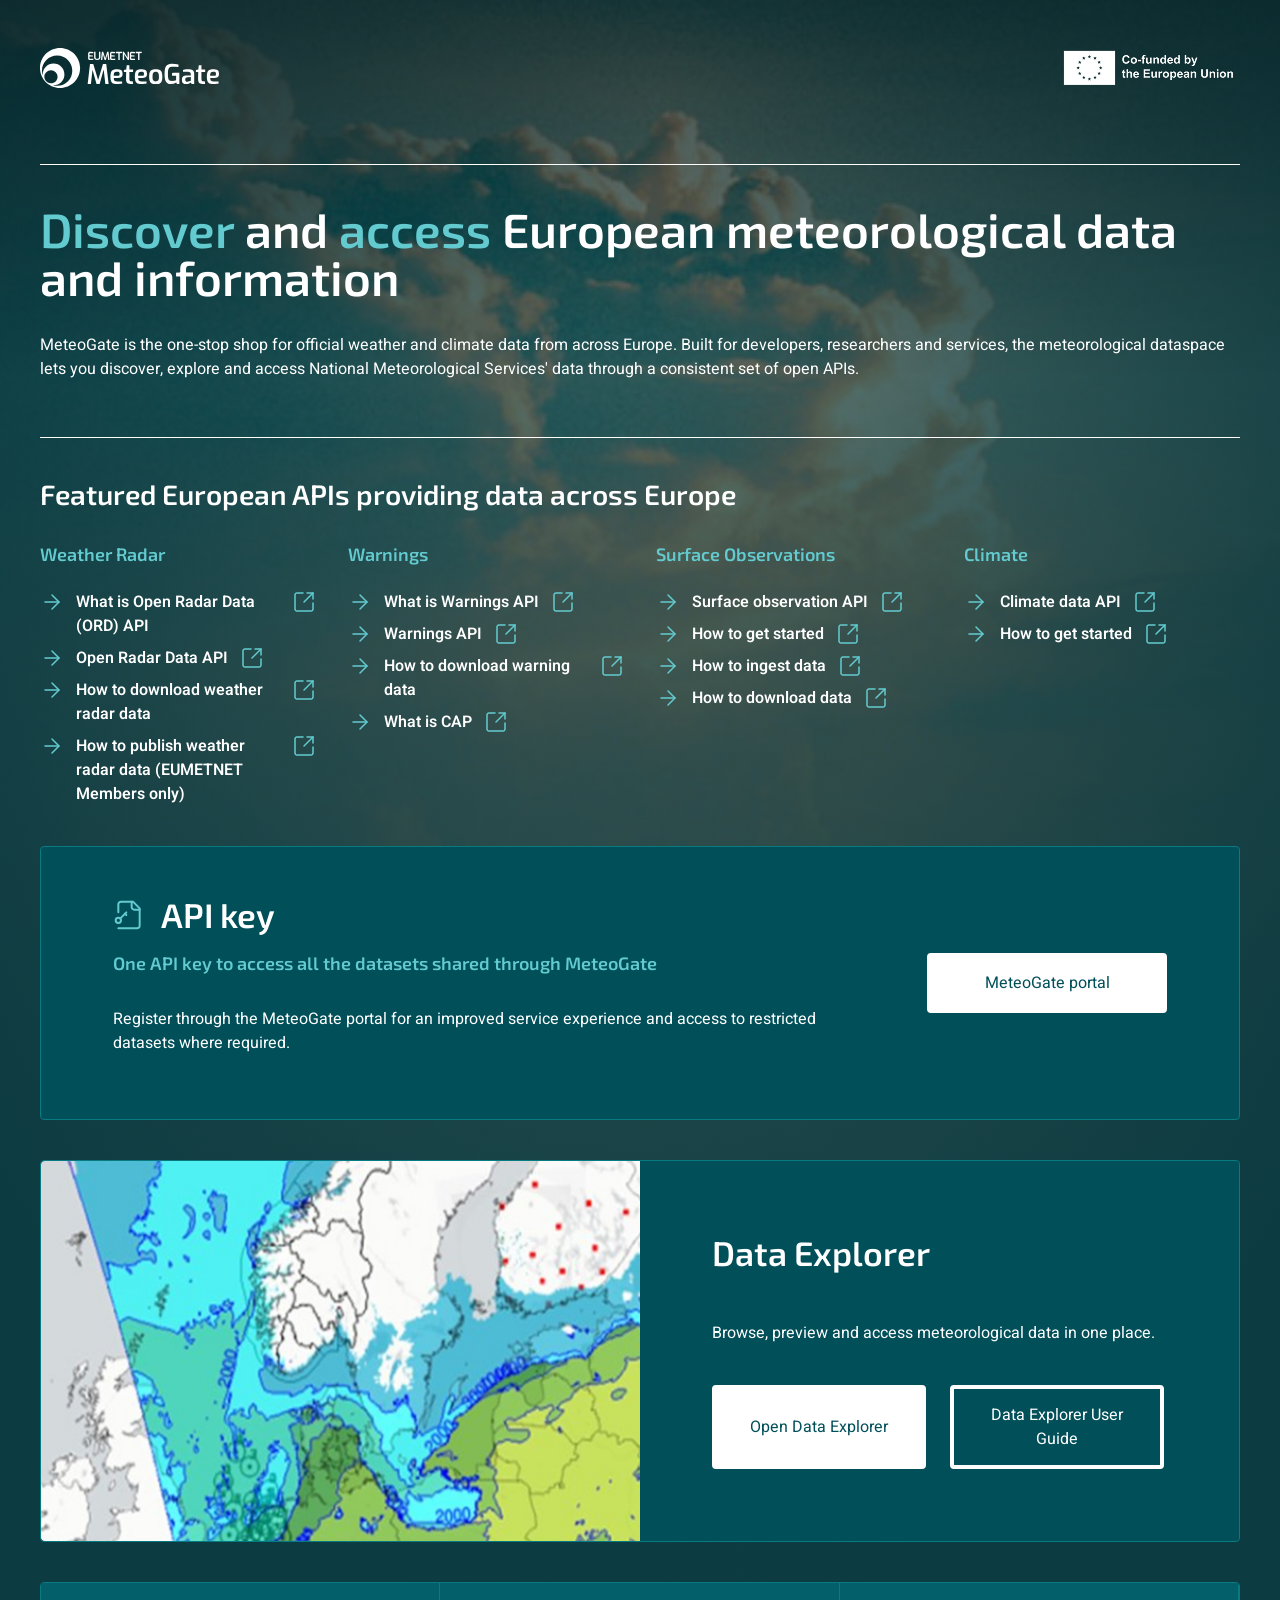
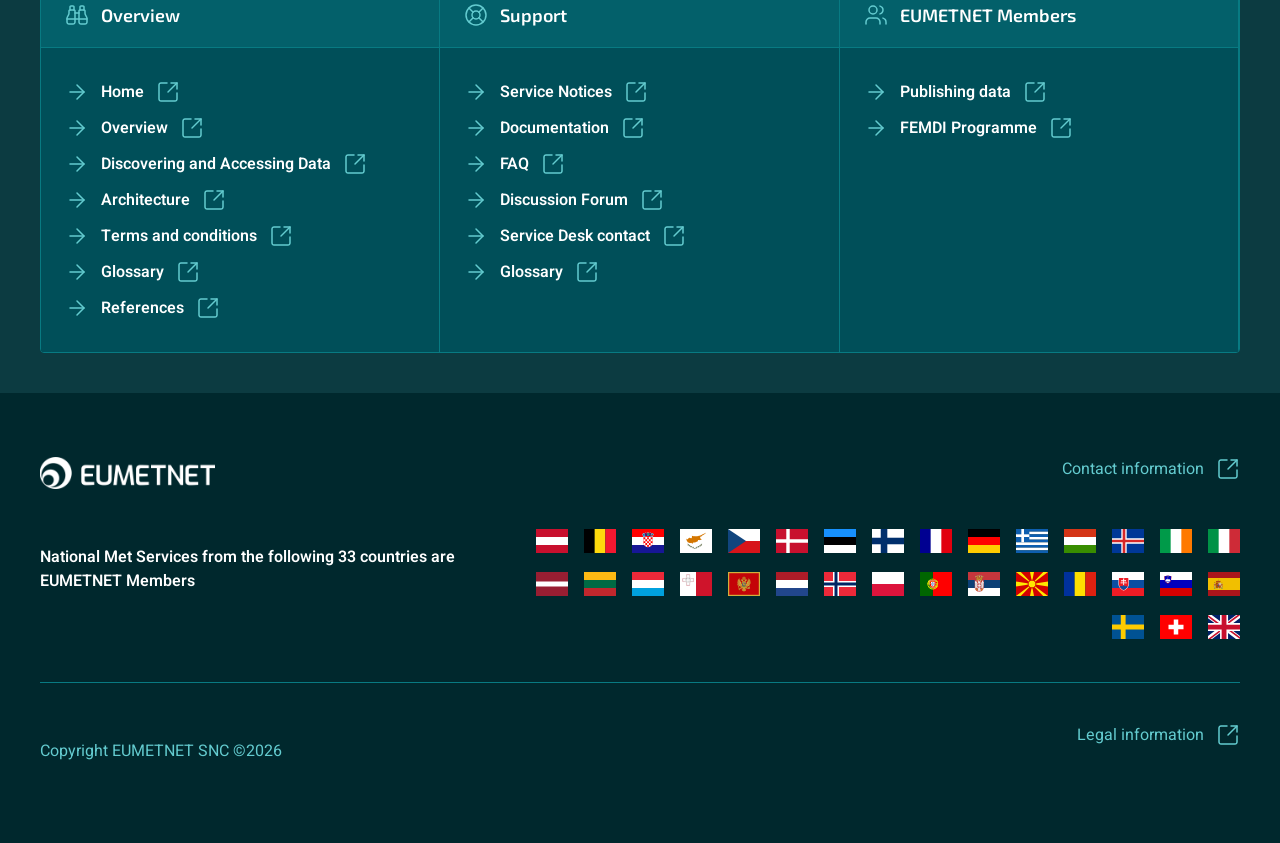
<file: index.html>
<!DOCTYPE html>
<html lang="en">

<head>
  <meta charset="UTF-8">
  <meta name="viewport" content="width=device-width, initial-scale=1.0">
  <title>MeteoGate | Discover &amp; Access European Meteorological Data</title>
  <meta name="description" content="MeteoGate is EUMETNET's gateway to the European meteorological dataspace — discover and access open weather radar, warnings, observations and climate APIs.">
  <meta name="keywords" content="MeteoGate, EUMETNET, dataspace, meteorological dataspace, European weather data, open data, weather API, weather radar, weather warnings, surface observations, climate data">
  <link rel="canonical" href="https://meteogate.eu/">

  <link rel="icon" type="image/png" sizes="32x32" href="icons/eumetnet_32x32.png">
  <link rel="icon" type="image/png" sizes="192x192" href="icons/eumetnet_192x192.png">
  <link rel="apple-touch-icon" sizes="180x180" href="icons/eumetnet_180x180.png">
  <meta name="msapplication-TileImage" content="icons/eumetnet_270x270.png">
  <meta name="msapplication-TileColor" content="#009AA1">
  <meta name="theme-color" content="#009AA1">

  <meta property="og:type" content="website">
  <meta property="og:url" content="https://meteogate.eu/">
  <meta property="og:site_name" content="MeteoGate">
  <meta property="og:title" content="MeteoGate | Discover & Access European Meteorological Data">
  <meta property="og:description" content="MeteoGate is EUMETNET's gateway to the European meteorological dataspace — discover and access open weather radar, warnings, observations and climate APIs.">
  <meta property="og:image" content="https://meteogate.eu/icons/eumetnet_270x270.png">

  <meta name="twitter:card" content="summary">
  <meta name="twitter:title" content="MeteoGate | Discover & Access European Meteorological Data">
  <meta name="twitter:description" content="MeteoGate is EUMETNET's gateway to the European meteorological dataspace — discover and access open weather radar, warnings, observations and climate APIs.">
  <meta name="twitter:image" content="https://meteogate.eu/icons/eumetnet_270x270.png">

  <link rel="stylesheet" href="main.css?v=20261013">
</head>

<body>
  <script type="application/ld+json">
  {
    "@context": "https://schema.org",
    "@graph": [
      {
        "@type": "Organization",
        "@id": "https://meteogate.eu/#organization",
        "name": "EUMETNET",
        "url": "https://www.eumetnet.eu",
        "logo": "https://meteogate.eu/logos/Eumetnet-logo.svg"
      },
      {
        "@type": "WebSite",
        "@id": "https://meteogate.eu/#website",
        "url": "https://meteogate.eu/",
        "name": "MeteoGate",
        "description": "MeteoGate is EUMETNET's gateway to the European meteorological dataspace — discover and access open weather radar, warnings, observations and climate APIs.",
        "publisher": { "@id": "https://meteogate.eu/#organization" },
        "keywords": "dataspace, meteorological dataspace, European weather data, open data, weather API",
        "inLanguage": "en"
      },
      {
        "@type": "Dataset",
        "name": "Open Radar Data (ORD)",
        "description": "European weather radar data API.",
        "url": "https://api.meteogate.eu/eu-eumetnet-weather-radar/",
        "creator": { "@id": "https://meteogate.eu/#organization" },
        "spatialCoverage": "Europe"
      },
      {
        "@type": "Dataset",
        "name": "MeteoAlarm Warnings",
        "description": "European severe weather warnings API, based on the Common Alerting Protocol (CAP).",
        "url": "https://api.meteogate.eu/warnings/",
        "creator": { "@id": "https://meteogate.eu/#organization" },
        "spatialCoverage": "Europe"
      },
      {
        "@type": "Dataset",
        "name": "Surface Observations (E-SOH)",
        "description": "European surface weather observations API.",
        "url": "https://api.meteogate.eu/eu-eumetnet-surface-observations",
        "creator": { "@id": "https://meteogate.eu/#organization" },
        "spatialCoverage": "Europe"
      },
      {
        "@type": "Dataset",
        "name": "Climate Observations",
        "description": "European climate data API.",
        "url": "https://api.meteogate.eu/eu-eumetnet-climate-observations/v1",
        "creator": { "@id": "https://meteogate.eu/#organization" },
        "spatialCoverage": "Europe"
      }
    ]
  }
  </script>
  <div id="main-container">
    <div id="service-bar" style="display:none;">
      <div id="service-bar-content"></div>
    </div>
    <div id="content-wrapper">
      <header style="display:contents">
        <div id="logo-container">
          <div id="logo">
            <img src="logos/Logo-MeteoGate-EUMETNET-(flat).svg" alt="MeteoGate Logo" width="179" height="40">
          </div>
          <div id="cofound-logo">
            <img src="logos/EU-Co-funded-by-the-European-Union.png" alt="Co-funded by the European Union Logo" width="179" height="40">
          </div>
        </div>

        <div id="header-container">
          <h1 class="text-white"><span class="text-sherpa400">Discover</span> and <span class="text-sherpa400">access</span> European meteorological data and information</h1>
          <p class="large text-white">MeteoGate is the one-stop shop for official weather and climate data from across Europe. Built for developers, researchers and services, the meteorological dataspace lets you discover, explore and access National Meteorological Services' data through a consistent set of open APIs.</p>
        </div>
      </header>
      <main style="display:contents">
      <div id="content">
        <h2 class="text-white text-size-28">Featured European APIs providing data across Europe</h2>
        <div class="cards-container">
          <div class="card">
            <h3 class="text-size-18"><span class="text-sherpa400">Weather Radar</span></h3>
            <div class="card-content">
              <a name="Link What is Open Radar Data API" href="https://eumetnet.github.io/openradardata-documentation/" target="_blank">
                <div class="link">
                  <img class="icon" src="icons/arrow-right.svg" alt="Arrow Right Icon" width="24" height="24" />
                  <p class="semibold">What is Open Radar Data (ORD) API</p>
                  <img class="icon" src="icons/newtab.svg" alt="Opens in new tab icon" width="24" height="24">
                </div>
              </a>
             <a name="Link Open Radar Data API" href="https://api.meteogate.eu/eu-eumetnet-weather-radar/docs" target="_blank">
                <div class="link">
                  <img class="icon" src="icons/arrow-right.svg" alt="Arrow Right Icon" width="24" height="24">
                  <p class="semibold">Open Radar Data API</p>
                  <img class="icon" src="icons/newtab.svg" alt="Opens in new tab icon" width="24" height="24">
                </div>
              </a>
              <a name="Link How to download weather radar data" href="https://eumetnet.github.io/openradardata-documentation/2-ORD-API-discovering-and-accessing-data/" target="_blank">
                <div class="link">
                  <img class="icon" src="icons/arrow-right.svg" alt="Arrow Right Icon" width="24" height="24">
                  <p class="semibold">How to download weather radar data</p>
                  <img class="icon" src="icons/newtab.svg" alt="Opens in new tab icon" width="24" height="24">
                </div>
              </a>
              <a name="Link How to publish weather radar data (EUMETNET Members only)" href="https://eumetnet.github.io/openradardata-documentation/3-ORD-API-publishing-data/" target="_blank">
                <div class="link">
                  <img class="icon" src="icons/arrow-right.svg" alt="Arrow Right Icon" width="24" height="24">
                  <p class="semibold">How to publish weather radar data (EUMETNET Members only)</p>
                  <img class="icon" src="icons/newtab.svg" alt="Opens in new tab icon" width="24" height="24">
                </div>
              </a>
            </div>
          </div>
          <div class="card">
            <h3 class="text-size-18"><span class="text-sherpa400">Warnings</span></h3>
            <div class="card-content">
              <a name="Link What is Warnings API" href="https://api.meteogate.eu/warnings/faq" target="_blank">
                <div class="link">
                  <img class="icon" src="icons/arrow-right.svg" alt="Arrow Right Icon" width="24" height="24">
                  <p class="semibold">What is Warnings API</p>
                  <img class="icon" src="icons/newtab.svg" alt="Opens in new tab icon" width="24" height="24">
                </div>
              </a>
              <a name="Link Warnings API" href="https://api.meteogate.eu/warnings/?f=json" target="_blank">
                <div class="link">
                  <img class="icon" src="icons/arrow-right.svg" alt="Arrow Right Icon" width="24" height="24">
                  <p class="semibold">Warnings API</p>
                  <img class="icon" src="icons/newtab.svg" alt="Opens in new tab icon" width="24" height="24">
                </div>
              </a>
              <a name="Link How to download warning data" href="https://api.meteogate.eu/warnings/docs" target="_blank">
                <div class="link">
                  <img class="icon" src="icons/arrow-right.svg" alt="Arrow Right Icon" width="24" height="24">
                  <p class="semibold">How to download warning data</p>
                  <img class="icon" src="icons/newtab.svg" alt="Opens in new tab icon" width="24" height="24">
                </div>
              </a>
              <a name="Link What is CAP" href="https://gitlab.com/meteoalarm-pm-group/documents/-/raw/master/MeteoAlarm_CAP_Profile_v2.0.pdf?inline=true" target="_blank">
                <div class="link">
                  <img class="icon" src="icons/arrow-right.svg" alt="Arrow Right Icon" width="24" height="24">
                  <p class="semibold">What is CAP</p>
                  <img class="icon" src="icons/newtab.svg" alt="Opens in new tab icon" width="24" height="24">
                </div>
              </a>
            </div>
          </div>
          <div class="card">
            <h3 class="text-size-18"><span class="text-sherpa400">Surface Observations</span></h3>
            <div class="card-content">
              <a name="link Surface observation API" href="https://api.meteogate.eu/eu-eumetnet-surface-observations" target="_blank">
                <div class="link">
                  <img class="icon" src="icons/arrow-right.svg" alt="Arrow Right Icon" width="24" height="24">
                  <p class="semibold">Surface observation API</p>
                  <img class="icon" src="icons/newtab.svg" alt="Opens in new tab icon" width="24" height="24">
                </div>
              </a>
              <a name="link Surface Observation API How to get started" href="https://github.com/EUMETNET/e-soh-documentation/wiki/1.-Get-started" target="_blank">
                <div class="link">
                  <img class="icon" src="icons/arrow-right.svg" alt="Arrow Right Icon" width="24" height="24">
                  <p class="semibold">How to get started</p>
                  <img class="icon" src="icons/newtab.svg" alt="Opens in new tab icon" width="24" height="24">
                </div>
              </a>
              <a name="link Surface observation API How to ingest data" href="https://github.com/EUMETNET/e-soh-documentation/wiki/2.-E%E2%80%90SOH-Ingest" target="_blank">
                <div class="link">
                  <img class="icon" src="icons/arrow-right.svg" alt="Arrow Right Icon" width="24" height="24">
                  <p class="semibold">How to ingest data</p>
                  <img class="icon" src="icons/newtab.svg" alt="Opens in new tab icon" width="24" height="24">
                </div>
              </a>
              <a name="link Surface Observation API How to download data" href="https://github.com/EUMETNET/e-soh-documentation/wiki/3.-Retrieve-data-from-API" target="_blank">
                <div class="link">
                  <img class="icon" src="icons/arrow-right.svg" alt="Arrow Right Icon" width="24" height="24">
                  <p class="semibold">How to download data</p>
                  <img class="icon" src="icons/newtab.svg" alt="Opens in new tab icon" width="24" height="24">
                </div>
              </a>
            </div>
          </div>
          <div class="card">
            <h3 class="text-size-18"><span class="text-sherpa400">Climate</span></h3>
            <div class="card-content">
              <a name="link Climate data API" href="https://api.meteogate.eu/eu-eumetnet-climate-observations/v1" target="_blank">
                <div class="link">
                  <img class="icon" src="icons/arrow-right.svg" alt="Arrow Right Icon" width="24" height="24">
                  <p class="semibold">Climate data API</p>
                  <img class="icon" src="icons/newtab.svg" alt="Opens in new tab icon" width="24" height="24">
                </div>
              </a>
              <a name="link Climate data API How to get started" href="https://api.meteogate.eu/eu-eumetnet-climate-observations/v1/docs" target="_blank">
                <div class="link">
                  <img class="icon" src="icons/arrow-right.svg" alt="Arrow Right Icon" width="24" height="24">
                  <p class="semibold">How to get started</p>
                  <img class="icon" src="icons/newtab.svg" alt="Opens in new tab icon" width="24" height="24">
                </div>
              </a>
            </div>
          </div>
        </div>

      </div>
      <section id="api-key-content" aria-labelledby="api-key-heading">
        <div id="api-key-content-text">
          <div class="api-key-title">
            <img src="icons/file-key-2.svg" alt="File Key Icon" width="32" height="32">
            <h2 id="api-key-heading" class="text-white text-size-34">API key</h2>
          </div>
          <h3 class="text-size-18"><span class="text-sherpa400">One API key to access all the datasets shared through MeteoGate</span></h3>
          <p class="large text-white">Register through the MeteoGate portal for an improved service experience and access to restricted datasets where required.</p>
        </div>
        <div id="api-key-buttons-container">
          <a class="primary large" name="Button Open API Key portal" href="https://devportal.meteogate.eu/" target="_blank" rel="noopener">
            MeteoGate portal
          </a>
        </div>
      </section>
      <div id="secondary-content">
        <div id="secondary-content-left">
          <img src="images/data-explorer-placeholder.jpg" alt="Data Explorer Image" width="600" height="358" loading="lazy">
        </div>
        <div id="secondary-content-right">
          <div id="data-explorer-content">
            <h2 class="text-white text-size-34">Data Explorer</h2>
            <div id="data-explorer-content-text">

              <p class="large text-white">Browse, preview and access meteorological data in one place.</p>
              <div id="data-explorer-buttons-container">
                <a class="primary large" name="Button Open Data Explorer" href="https://explorer.meteogate.eu/" target="_blank" rel="noopener">
                  Open Data Explorer
                </a>
                <a class="secondary large" name="Data Explorer User Guide" href="https://github.com/EUMETNET/meteogate-documentation/blob/main/docs/Data%20Explorer%20User%20Guide%20v1.pdf" target="_blank" rel="noopener">
                  Data Explorer User Guide
                </a>
              </div>
            </div>
          </div>
        </div>

      </div>
      </main>
      <nav id="third-content" aria-label="Resources and support">
        <div id="content-row">
          <div class="third-content-box">
            <div class="third-content-box-title">
              <img class="third-content-box-title-icon" src="icons/binoculars.svg" alt="Binoculars Icon" width="24" height="24" loading="lazy">
              <h2 class="text-white text-size-18">Overview</h2>
            </div>
            <div class="third-content-box-content">
              <a name="Link Home" href="https://eumetnet.github.io/meteogate-documentation/" target="_blank">
                <div class="link">
                  <img class="icon" src="icons/arrow-right.svg" alt="Arrow Right Icon" width="24" height="24">
                  <p class="semibold">Home</p>
                  <img class="icon" src="icons/newtab.svg" alt="Opens in new tab icon" width="24" height="24">
                </div>
              </a>
              <a name="Link Overview" href="https://eumetnet.github.io/meteogate-documentation/1-overview/" target="_blank">
                <div class="link">
                  <img class="icon" src="icons/arrow-right.svg" alt="Arrow Right Icon" width="24" height="24">
                  <p class="semibold">Overview</p>
                  <img class="icon" src="icons/newtab.svg" alt="Opens in new tab icon" width="24" height="24">
                </div>
              </a>

              <a name="Link Discovering and Accessing Data" href="https://eumetnet.github.io/meteogate-documentation/2-discovering-and-accessing-data/" target="_blank">
                <div class="link">
                  <img class="icon" src="icons/arrow-right.svg" alt="Arrow Right Icon" width="24" height="24">
                  <p class="semibold">Discovering and Accessing Data</p>
                  <img class="icon" src="icons/newtab.svg" alt="Opens in new tab icon" width="24" height="24">
                </div>
              </a>
              <a name="Link Architecture" href="https://eumetnet.github.io/meteogate-documentation/technical-architecture/" target="_blank">
                <div class="link">
                  <img class="icon" src="icons/arrow-right.svg" alt="Arrow Right Icon" width="24" height="24">
                  <p class="semibold">Architecture</p>
                  <img class="icon" src="icons/newtab.svg" alt="Opens in new tab icon" width="24" height="24">
                </div>
              </a>
              <a name="Link Terms and conditions" href="https://eumetnet.github.io/meteogate-documentation/references/" target="_blank">
                <div class="link">
                  <img class="icon" src="icons/arrow-right.svg" alt="Arrow Right Icon" width="24" height="24">
                  <p class="semibold">Terms and conditions</p>
                  <img class="icon" src="icons/newtab.svg" alt="Opens in new tab icon" width="24" height="24">
                </div>
              </a>
              <a name="Link Glossary" href="https://eumetnet.github.io/meteogate-documentation/glossary/" target="_blank">
                <div class="link">
                  <img class="icon" src="icons/arrow-right.svg" alt="Arrow Right Icon" width="24" height="24">
                  <p class="semibold">Glossary</p>
                  <img class="icon" src="icons/newtab.svg" alt="Opens in new tab icon" width="24" height="24">
                </div>
              </a>
              <a name="Link References" href="https://eumetnet.github.io/meteogate-documentation/references/" target="_blank">
                <div class="link">
                  <img class="icon" src="icons/arrow-right.svg" alt="Arrow Right Icon" width="24" height="24">
                  <p class="semibold">References</p>
                  <img class="icon" src="icons/newtab.svg" alt="Opens in new tab icon" width="24" height="24">
                </div>
              </a>
            </div>

          </div>
          <div class="third-content-box">
            <div class="third-content-box-title">
              <img class="third-content-box-title-icon" src="icons/life-buoy.svg" alt="Life Buoy Icon" width="24" height="24" loading="lazy">
              <h2 class="text-white text-size-18">Support</h2>
            </div>
            <div class="third-content-box-content">
              <a name="Link Service Notices" href="https://github.com/orgs/Meteogate/discussions/categories/announcements" target="_blank">
                <div class="link">
                  <img class="icon" src="icons/arrow-right.svg" alt="Arrow Right Icon" width="24" height="24">
                  <p class="semibold">Service Notices</p>
                  <img class="icon" src="icons/newtab.svg" alt="Opens in new tab icon" width="24" height="24">
                </div>
              </a>
              <a name="Link Documentation" href="https://eumetnet.github.io/meteogate-documentation/" target="_blank">
                <div class="link">
                  <img class="icon" src="icons/arrow-right.svg" alt="Arrow Right Icon" width="24" height="24">
                  <p class="semibold">Documentation</p>
                  <img class="icon" src="icons/newtab.svg" alt="Opens in new tab icon" width="24" height="24">
                </div>
              </a>
              <a name="Link FAQ" href="faq/">
                <div class="link">
                  <img class="icon" src="icons/arrow-right.svg" alt="Arrow Right Icon" width="24" height="24">
                  <p class="semibold">FAQ</p>
                  <img class="icon" src="icons/newtab.svg" alt="Opens in new tab icon" width="24" height="24">
                </div>
              </a>
              <a name="Link Discussion Forum" href="https://github.com/orgs/Meteogate/discussions" target="_blank">
                <div class="link">
                  <img class="icon" src="icons/arrow-right.svg" alt="Arrow Right Icon" width="24" height="24">
                  <p class="semibold">Discussion Forum</p>
                  <img class="icon" src="icons/newtab.svg" alt="Opens in new tab icon" width="24" height="24">
                </div>
              </a>
              <a name="Link Service Desk" href="https://ilmatieteenlaitos.atlassian.net/jira/core/form/83953b5d-a13d-4a66-bb40-7fdfd1a1f2a4" target="_blank">
                <div class="link">
                  <img class="icon" src="icons/arrow-right.svg" alt="Arrow Right Icon" width="24" height="24">
                  <p class="semibold">Service Desk contact</p>
                  <img class="icon" src="icons/newtab.svg" alt="Opens in new tab icon" width="24" height="24">
                </div>
              </a>
              <a name="Link Glossary" href="https://eumetnet.github.io/meteogate-documentation/glossary/" target="_blank">
                <div class="link">
                  <img class="icon" src="icons/arrow-right.svg" alt="Arrow Right Icon" width="24" height="24">
                  <p class="semibold">Glossary</p>
                  <img class="icon" src="icons/newtab.svg" alt="Opens in new tab icon" width="24" height="24">
                </div>
              </a>
            </div>

          </div>
          <div class="third-content-box">
            <div class="third-content-box-title">
              <img class="third-content-box-title-icon" src="icons/users.svg" alt="Users Icon" width="24" height="24" loading="lazy">
              <h2 class="text-white text-size-18">EUMETNET Members</h2>
            </div>
            <div class="third-content-box-content">
              <a name="Link Publishing data" href="https://eumetnet.github.io/meteogate-documentation/3-publishing-data/" target="_blank">
                <div class="link">
                  <img class="icon" src="icons/arrow-right.svg" alt="Arrow Right Icon" width="24" height="24">
                  <p class="semibold">Publishing data</p>
                  <img class="icon" src="icons/newtab.svg" alt="Opens in new tab icon" width="24" height="24">
                </div>
              </a>
              <a name="Link FEMDI Programme" href="https://tlnt19059.sharepoint.com/sites/FEMDI/FEMDI Communications/Forms/AllItems.aspx" target="_blank">
                <div class="link">
                  <img class="icon" src="icons/arrow-right.svg" alt="Arrow Right Icon" width="24" height="24">
                  <p class="semibold">FEMDI Programme</p>
                  <img class="icon" src="icons/newtab.svg" alt="Opens in new tab icon" width="24" height="24">
                </div>
              </a>
            </div>
          </div>
        </div>
      </nav>

    </div>
    <footer id="footer-container">
      <div id="footer-content">
        <div class="footer-row">
          <img id="footer-logo" src="logos/Eumetnet-logo.svg" alt="EUMETNET Logo" width="219" height="40" loading="lazy">
          <a name="Link Contact information" href="https://www.eumetnet.eu" target="_blank">
            <div class="link">
              <p class="text-sherpa400">Contact information</p>
              <img class="icon" src="icons/newtab.svg" alt="Opens in new tab icon" width="24" height="24">
            </div>
          </a>
        </div>
        <div class="footer-row">
          <div id="footer-content-text">
            <p class="text-white semibold">National Met Services from the following 33 countries are EUMETNET Members
            </p>
          </div>
          <div id="flags-container">
            <a name="Link Austria" class="flag" href="https://geosphere.at/en" target="_blank">
              <img class="flag-icon" src="icons/flags/Austria (AT).svg" alt="Austria Flag" width="32" height="24" loading="lazy">
            </a>
            <a name="Link Belgium" class="flag" href="https://www.meteo.be/en/belgium" target="_blank">
              <img class="flag-icon" src="icons/flags/Belgium (BE).svg" alt="Belgium Flag" width="32" height="24" loading="lazy">
            </a>
            <a name="Link Croatia" class="flag" href="https://meteo.hr/index_en.php" target="_blank">
              <img class="flag-icon" src="icons/flags/Croatia (HR).svg" alt="Croatia Flag" width="32" height="24" loading="lazy">
            </a>
            <a name="Link Cyprus" class="flag" href="https://www.moa.gov.cy/moa/dm/dm.nsf/home_en/home_en?openform" target="_blank">
              <img class="flag-icon" src="icons/flags/Cyprus (CY).svg" alt="Cyprus Flag" width="32" height="24" loading="lazy">
            </a>
            <a name="Link Czech Republic" class="flag" href="https://www.chmi.cz/?l=en" target="_blank">
              <img class="flag-icon" src="icons/flags/Czech Republic (CZ).svg" alt="Czech Republic Flag" width="32" height="24" loading="lazy">
            </a>
            <a name="Link Denmark" class="flag" href="https://www.dmi.dk" target="_blank">
              <img class="flag-icon" src="icons/flags/Denmark (DK).svg" alt="Denmark Flag" width="32" height="24" loading="lazy">
            </a>
            <a name="Link Estonia" class="flag" href="https://www.ilmateenistus.ee/?lang=en" target="_blank">
              <img class="flag-icon" src="icons/flags/Estonia (EE).svg" alt="Estonia Flag" width="32" height="24" loading="lazy">
            </a>
            <a name="Link Finland" class="flag" href="https://en.ilmatieteenlaitos.fi" target="_blank">
              <img class="flag-icon" src="icons/flags/Finland (FI).svg" alt="Finland Flag" width="32" height="24" loading="lazy">
            </a>
            <a name="Link France" class="flag" href="https://meteofrance.com" target="_blank">
              <img class="flag-icon" src="icons/flags/France (FR).svg" alt="France Flag" width="32" height="24" loading="lazy">
            </a>
            <a name="Link Germany" class="flag" href="https://www.dwd.de/EN/Home/home_node.html" target="_blank">
              <img class="flag-icon" src="icons/flags/Germany (DE).svg" alt="Germany Flag" width="32" height="24" loading="lazy">
            </a>
            <a name="Link Greece" class="flag" href="https://emy.gr/en?area=forecast" target="_blank">
              <img class="flag-icon" src="icons/flags/Greece (GR).svg" alt="Greece Flag" width="32" height="24" loading="lazy">
            </a>
            <a name="Link Hungary" class="flag" href="https://www.met.hu/en/idojaras/" target="_blank">
              <img class="flag-icon" src="icons/flags/Hungary (HU).svg" alt="Hungary Flag" width="32" height="24" loading="lazy">
            </a>
            <a name="Link Iceland" class="flag" href="https://en.vedur.is" target="_blank">
              <img class="flag-icon" src="icons/flags/Iceland (IS).svg" alt="Iceland Flag" width="32" height="24" loading="lazy">
            </a>
            <a name="Link Ireland" class="flag" href="https://www.met.ie" target="_blank">
              <img class="flag-icon" src="icons/flags/Ireland (IE).svg" alt="Ireland Flag" width="32" height="24" loading="lazy">
            </a>
            <a name="Link Italy" class="flag" href="https://www.meteoam.it/it/home" target="_blank">
              <img class="flag-icon" src="icons/flags/Italy (IT).svg" alt="Italy Flag" width="32" height="24" loading="lazy">
            </a>
            <a name="Link Latvia" class="flag" href="https://videscentrs.lvgmc.lv" target="_blank">
              <img class="flag-icon" src="icons/flags/Latvia (LV).svg" alt="Latvia Flag" width="32" height="24" loading="lazy">
            </a>
            <a name="Link Lithuania" class="flag" href="https://www.meteo.lt/en/" target="_blank">
              <img class="flag-icon" src="icons/flags/Lithuania (LT).svg" alt="Lithuania Flag" width="32" height="24" loading="lazy">
            </a>
            <a name="Link Luxembourg" class="flag" href="https://www.meteolux.lu" target="_blank">
              <img class="flag-icon" src="icons/flags/Luxembourg (LU).svg" alt="Luxembourg Flag" width="32" height="24" loading="lazy">
            </a>
            <a name="Link Malta" class="flag" href="https://www.maltairport.com/weather/" target="_blank">
              <img class="flag-icon" src="icons/flags/Malta (MT).svg" alt="Malta Flag" width="32" height="24" loading="lazy">
            </a>
            <a name="Link Montenegro" class="flag" href="https://www.meteo.co.me" target="_blank">
              <img class="flag-icon" src="icons/flags/Montenegro (ME).svg" alt="Montenegro Flag" width="32" height="24" loading="lazy">
            </a>
            <a name="Link Netherlands" class="flag" href="https://www.knmi.nl/home" target="_blank">
              <img class="flag-icon" src="icons/flags/Netherlands (NL).svg" alt="Netherlands Flag" width="32" height="24" loading="lazy">
            </a>
            <a name="Link Norway" class="flag" href="https://www.met.no/en" target="_blank">
              <img class="flag-icon" src="icons/flags/Norway (NO).svg" alt="Norway Flag" width="32" height="24" loading="lazy">
            </a>
            <a name="Link Poland" class="flag" href="https://imgw.pl/en/" target="_blank">
              <img class="flag-icon" src="icons/flags/Poland (PL).svg" alt="Poland Flag" width="32" height="24" loading="lazy">
            </a>
            <a name="Link Portugal" class="flag" href="https://www.ipma.pt/en/" target="_blank">
              <img class="flag-icon" src="icons/flags/Portugal (PT).svg" alt="Portugal Flag" width="32" height="24" loading="lazy">
            </a>
            <a name="Link Serbia" class="flag" href="https://www.hidmet.gov.rs/index_eng.php" target="_blank">
              <img class="flag-icon" src="icons/flags/Serbia (RS).svg" alt="Serbia Flag" width="32" height="24" loading="lazy">
            </a>
           <a name="Link North Macedonia" class="flag" href="https://uhmr.gov.mk/" target="_blank">
              <img class="flag-icon" src="icons/flags/North Macedonia (MK).svg" alt="North Macedonia Flag" width="32" height="24" loading="lazy">
            </a>
            <a name="Link Romania" class="flag" href="https://www.meteoromania.ro" target="_blank">
              <img class="flag-icon" src="icons/flags/Romania (RO).svg" alt="Romania Flag" width="32" height="24" loading="lazy">
            </a>
            <a name="Link Slovakia" class="flag" href="https://www.shmu.sk/en/?page=1" target="_blank">
              <img class="flag-icon" src="icons/flags/Slovakia (SK).svg" alt="Slovakia Flag" width="32" height="24" loading="lazy">
            </a>
            <a name="Link Slovenia" class="flag" href="https://meteo.arso.gov.si/met/en/" target="_blank">
              <img class="flag-icon" src="icons/flags/Slovenia (SI).svg" alt="Slovenia Flag" width="32" height="24" loading="lazy">
            </a>
            <a name="Link Spain" class="flag" href="https://www.aemet.es/en/portada" target="_blank">
              <img class="flag-icon" src="icons/flags/Spain (ES).svg" alt="Spain Flag" width="32" height="24" loading="lazy">
            </a>
            <a name="Link Sweden" class="flag" href="https://www.smhi.se/en" target="_blank">
              <img class="flag-icon" src="icons/flags/Sweden (SE).svg" alt="Sweden Flag" width="32" height="24" loading="lazy">
            </a>
            <a name="Link Switzerland" class="flag" href="https://www.meteoswiss.admin.ch/#tab=forecast-map" target="_blank">
              <img class="flag-icon" src="icons/flags/Switzerland (CH).svg" alt="Switzerland Flag" width="32" height="24" loading="lazy">
            </a>
            <a name="Link United Kingdom" class="flag" href="https://www.metoffice.gov.uk" target="_blank">
              <img class="flag-icon" src="icons/flags/United Kingdom (GB).svg" alt="United Kingdom Flag" width="32" height="24" loading="lazy">
            </a>
          </div>
        </div>
        <div class="footer-row border-top p-top-40">
          <p class="text-sherpa400">Copyright EUMETNET SNC ©2026</p>
          <a name="Link Legal information" href="https://www.eumetnet.eu/legal-information" target="_blank">
            <div class="link">
              <p class="text-sherpa400">Legal information</p>
              <img class="icon" src="icons/newtab.svg" alt="Opens in new tab icon" width="24" height="24">
            </div>
          </a>
        </div>
      </div>
    </footer>
  </div>
  <script>
    fetch('notifications.json', { cache: 'no-cache' })
      .then((response) => {
        if (!response.ok) throw new Error('Failed to fetch notifications');
        return response.json();
      })
      .then((notifications) => {
        if (!Array.isArray(notifications)) return;
        const now = Date.now();
        const active = notifications.filter((n) =>
          n.message && n.validUntilUtc && now <= new Date(n.validUntilUtc).getTime()
        );
        if (active.length === 0) return;

        const serviceBar = document.getElementById('service-bar');
        const serviceBarContent = document.getElementById('service-bar-content');

        active.forEach((data) => {
          const item = document.createElement('div');
          item.className = 'service-bar-item';

          const alertIcon = document.createElement('img');
          alertIcon.src = 'icons/triangle-alert.svg';
          alertIcon.alt = 'Triangle Alert Icon';
          alertIcon.width = 24;
          alertIcon.height = 24;
          item.appendChild(alertIcon);

          const p = document.createElement('p');
          p.textContent = data.message;
          if (data.linkText && data.linkUrl && /^https?:\/\//.test(data.linkUrl)) {
            p.appendChild(document.createTextNode(' '));
            const link = document.createElement('a');
            link.className = 'text-black text-underline';
            link.href = data.linkUrl;
            link.target = '_blank';
            link.rel = 'noopener noreferrer';
            link.textContent = data.linkText;
            p.appendChild(link);
          }
          item.appendChild(p);

          const closeBtn = document.createElement('button');
          closeBtn.className = 'service-bar-close';
          closeBtn.setAttribute('aria-label', 'Dismiss notification');
          closeBtn.textContent = '\u00D7';
          closeBtn.addEventListener('click', () => {
            item.remove();
            if (serviceBarContent.children.length === 0) {
              serviceBar.style.display = 'none';
            }
          });
          item.appendChild(closeBtn);

          serviceBarContent.appendChild(item);
        });
        serviceBar.style.display = 'flex';
      })
      .catch((error) => {
        console.error('Failed to load notifications:', error);
      });
  </script>
</body>

</html>
</file>
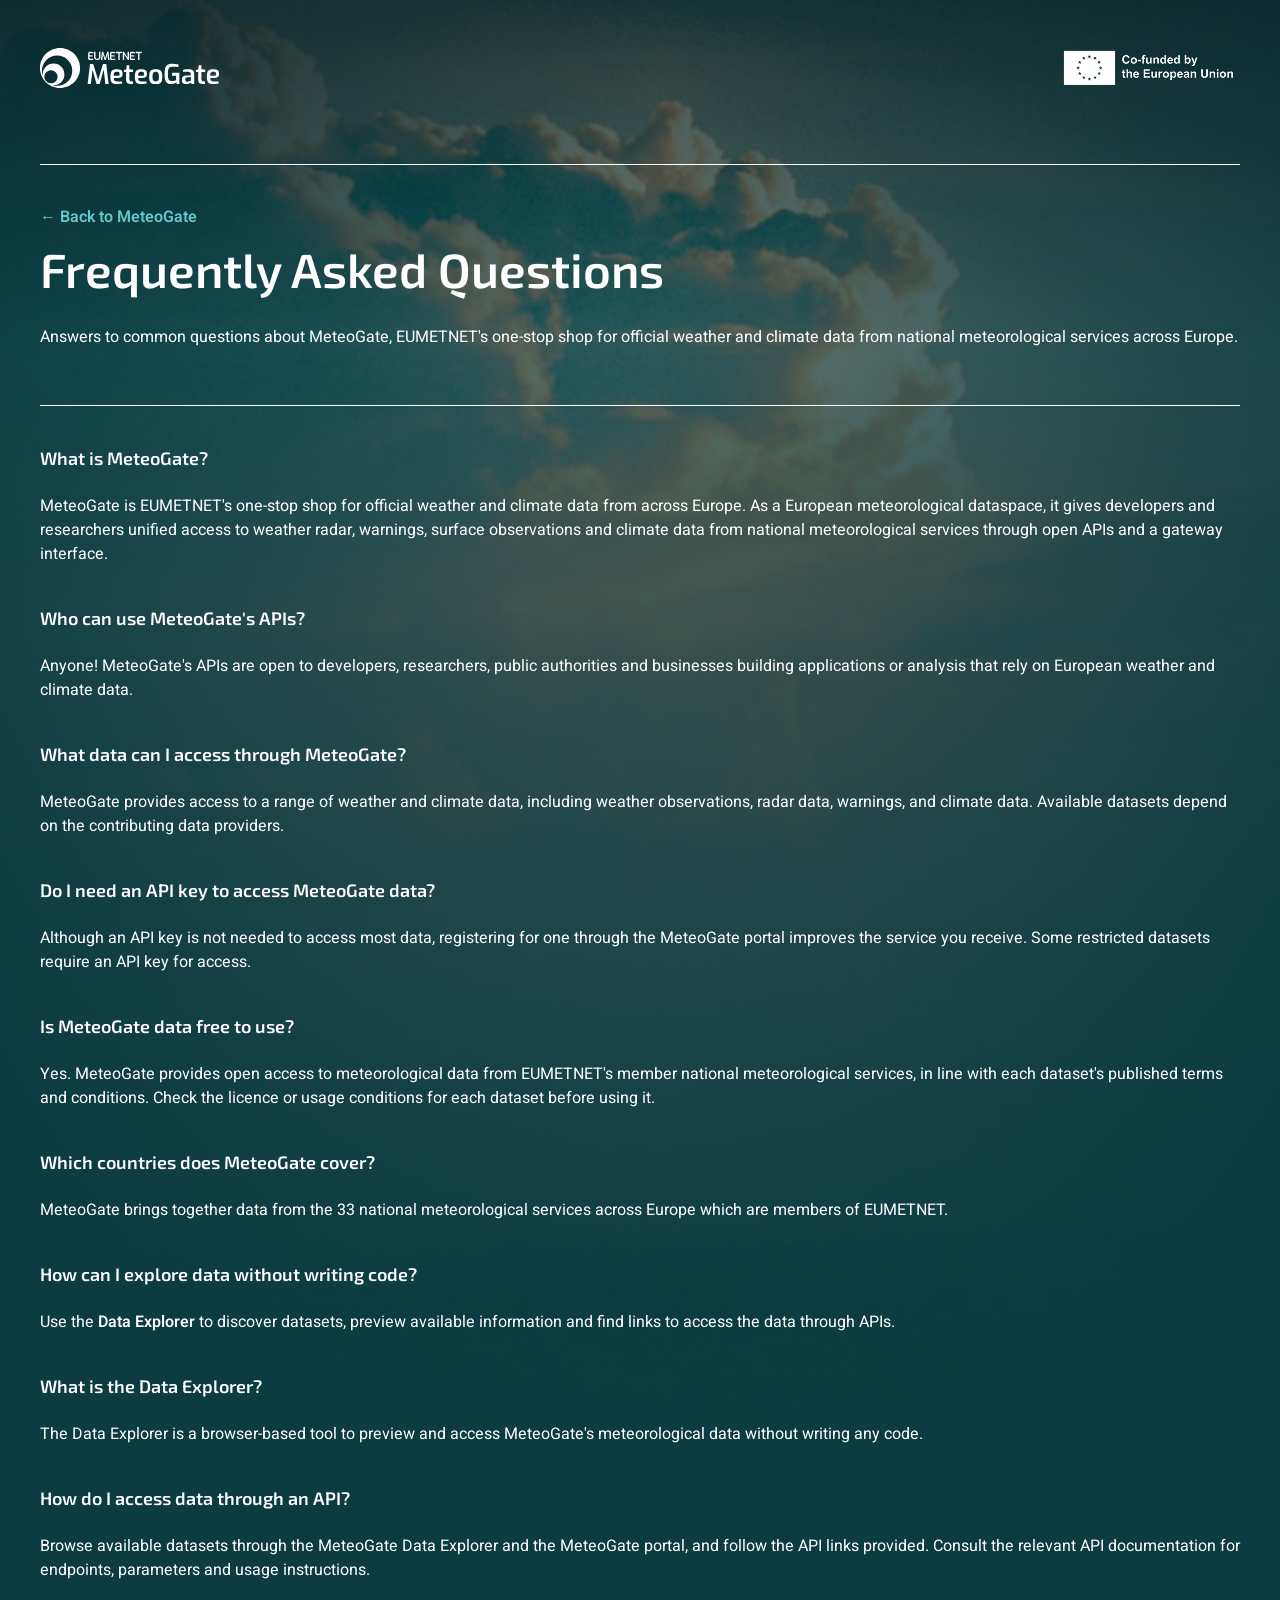
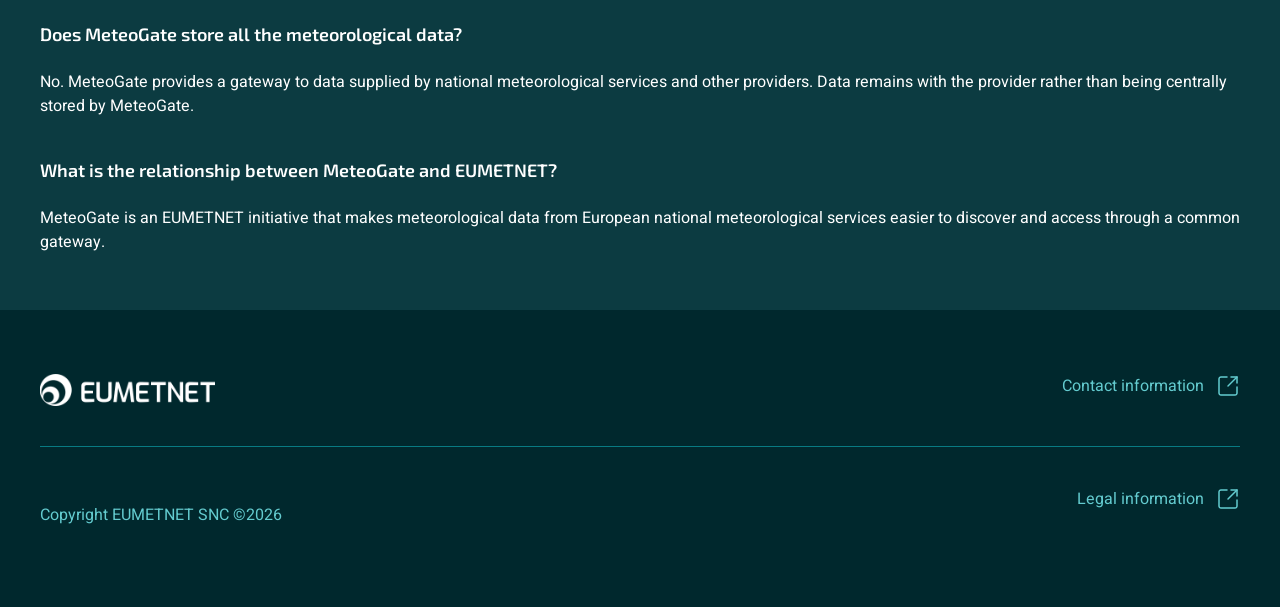
<file: faq/index.html>
<!DOCTYPE html>
<html lang="en">

<head>
  <meta charset="UTF-8">
  <meta name="viewport" content="width=device-width, initial-scale=1.0">
  <title>Frequently Asked Questions | MeteoGate</title>
  <meta name="description" content="Answers to common questions about MeteoGate, EUMETNET's European meteorological dataspace for open weather radar, warnings, observation and climate data APIs.">
  <link rel="canonical" href="https://meteogate.eu/faq/">

  <link rel="icon" type="image/png" sizes="32x32" href="../icons/eumetnet_32x32.png">
  <link rel="icon" type="image/png" sizes="192x192" href="../icons/eumetnet_192x192.png">
  <link rel="apple-touch-icon" sizes="180x180" href="../icons/eumetnet_180x180.png">
  <meta name="msapplication-TileImage" content="../icons/eumetnet_270x270.png">
  <meta name="msapplication-TileColor" content="#009AA1">
  <meta name="theme-color" content="#009AA1">

  <meta property="og:type" content="website">
  <meta property="og:url" content="https://meteogate.eu/faq/">
  <meta property="og:site_name" content="MeteoGate">
  <meta property="og:title" content="Frequently Asked Questions | MeteoGate">
  <meta property="og:description" content="Answers to common questions about MeteoGate, EUMETNET's European meteorological dataspace for open weather radar, warnings, observation and climate data APIs.">
  <meta property="og:image" content="https://meteogate.eu/icons/eumetnet_270x270.png">

  <meta name="twitter:card" content="summary">
  <meta name="twitter:title" content="Frequently Asked Questions | MeteoGate">
  <meta name="twitter:description" content="Answers to common questions about MeteoGate, EUMETNET's European meteorological dataspace for open weather radar, warnings, observation and climate data APIs.">
  <meta name="twitter:image" content="https://meteogate.eu/icons/eumetnet_270x270.png">

  <link rel="stylesheet" href="../main.css?v=20261013">
</head>

<body>
  <script type="application/ld+json">
  {
    "@context": "https://schema.org",
    "@graph": [
      {
        "@type": "FAQPage",
        "@id": "https://meteogate.eu/faq/#faq",
        "mainEntity": [
          {
            "@type": "Question",
            "name": "What is MeteoGate?",
            "acceptedAnswer": {
              "@type": "Answer",
              "text": "MeteoGate is EUMETNET's one-stop shop for official weather and climate data from across Europe. As a European meteorological dataspace, it gives developers and researchers unified access to weather radar, warnings, surface observations and climate data from national meteorological services through open APIs and a gateway interface."
            }
          },
          {
            "@type": "Question",
            "name": "Who can use MeteoGate's APIs?",
            "acceptedAnswer": {
              "@type": "Answer",
              "text": "Anyone! MeteoGate's APIs are open to developers, researchers, public authorities and businesses building applications or analysis that rely on European weather and climate data."
            }
          },
          {
            "@type": "Question",
            "name": "What data can I access through MeteoGate?",
            "acceptedAnswer": {
              "@type": "Answer",
              "text": "MeteoGate provides access to a range of weather and climate data, including weather observations, radar data, warnings, and climate data. Available datasets depend on the contributing data providers."
            }
          },
          {
            "@type": "Question",
            "name": "Do I need an API key to access MeteoGate data?",
            "acceptedAnswer": {
              "@type": "Answer",
              "text": "Although an API key is not needed to access most data, registering for one through the MeteoGate portal improves the service you receive. Some restricted datasets require an API key for access."
            }
          },
          {
            "@type": "Question",
            "name": "Is MeteoGate data free to use?",
            "acceptedAnswer": {
              "@type": "Answer",
              "text": "Yes. MeteoGate provides open access to meteorological data from EUMETNET's member national meteorological services, in line with each dataset's published terms and conditions. Check the licence or usage conditions for each dataset before using it."
            }
          },
          {
            "@type": "Question",
            "name": "Which countries does MeteoGate cover?",
            "acceptedAnswer": {
              "@type": "Answer",
              "text": "MeteoGate brings together data from the 33 national meteorological services across Europe which are members of EUMETNET."
            }
          },
          {
            "@type": "Question",
            "name": "How can I explore data without writing code?",
            "acceptedAnswer": {
              "@type": "Answer",
              "text": "Use the Data Explorer to discover datasets, preview available information and find links to access the data through APIs."
            }
          },
          {
            "@type": "Question",
            "name": "What is the Data Explorer?",
            "acceptedAnswer": {
              "@type": "Answer",
              "text": "The Data Explorer is a browser-based tool to preview and access MeteoGate's meteorological data without writing any code."
            }
          },
          {
            "@type": "Question",
            "name": "How do I access data through an API?",
            "acceptedAnswer": {
              "@type": "Answer",
              "text": "Browse available datasets through the MeteoGate Data Explorer and the MeteoGate portal, and follow the API links provided. Consult the relevant API documentation for endpoints, parameters and usage instructions."
            }
          },
          {
            "@type": "Question",
            "name": "Does MeteoGate store all the meteorological data?",
            "acceptedAnswer": {
              "@type": "Answer",
              "text": "No. MeteoGate provides a gateway to data supplied by national meteorological services and other providers. Data remains with the provider rather than being centrally stored by MeteoGate."
            }
          },
          {
            "@type": "Question",
            "name": "What is the relationship between MeteoGate and EUMETNET?",
            "acceptedAnswer": {
              "@type": "Answer",
              "text": "MeteoGate is an EUMETNET initiative that makes meteorological data from European national meteorological services easier to discover and access through a common gateway."
            }
          }
        ]
      }
    ]
  }
  </script>
  <div id="main-container">
    <div id="content-wrapper">
      <header style="display:contents">
        <div id="logo-container">
          <div id="logo">
            <img src="../logos/Logo-MeteoGate-EUMETNET-(flat).svg" alt="MeteoGate Logo" width="179" height="40">
          </div>
          <div id="cofound-logo">
            <img src="../logos/EU-Co-funded-by-the-European-Union.png" alt="Co-funded by the European Union Logo" width="179" height="40">
          </div>
        </div>

        <div id="header-container">
          <a name="Link Back to MeteoGate" href="../">
            <div class="link">
              <p class="text-sherpa400 semibold">&larr; Back to MeteoGate</p>
            </div>
          </a>
          <h1 class="text-white">Frequently Asked Questions</h1>
          <p class="large text-white">Answers to common questions about MeteoGate, EUMETNET's one-stop shop for official weather and climate data from national meteorological services across Europe.</p>
        </div>
      </header>
      <main style="display:contents">
        <div id="faq-content">
          <div class="faq-list">
            <div class="faq-item">
              <h2 class="text-white text-size-18">What is MeteoGate?</h2>
              <p class="text-white">MeteoGate is EUMETNET's one-stop shop for official weather and climate data from across Europe. As a European meteorological dataspace, it gives developers and researchers unified access to weather radar, warnings, surface observations and climate data from national meteorological services through open APIs and a gateway interface.</p>
            </div>
            <div class="faq-item">
              <h2 class="text-white text-size-18">Who can use MeteoGate's APIs?</h2>
              <p class="text-white">Anyone! MeteoGate's APIs are open to developers, researchers, public authorities and businesses building applications or analysis that rely on European weather and climate data.</p>
            </div>
            <div class="faq-item">
              <h2 class="text-white text-size-18">What data can I access through MeteoGate?</h2>
              <p class="text-white">MeteoGate provides access to a range of weather and climate data, including weather observations, radar data, warnings, and climate data. Available datasets depend on the contributing data providers.</p>
            </div>
            <div class="faq-item">
              <h2 class="text-white text-size-18">Do I need an API key to access MeteoGate data?</h2>
              <p class="text-white">Although an API key is not needed to access most data, registering for one through the MeteoGate portal improves the service you receive. Some restricted datasets require an API key for access.</p>
            </div>
            <div class="faq-item">
              <h2 class="text-white text-size-18">Is MeteoGate data free to use?</h2>
              <p class="text-white">Yes. MeteoGate provides open access to meteorological data from EUMETNET's member national meteorological services, in line with each dataset's published terms and conditions. Check the licence or usage conditions for each dataset before using it.</p>
            </div>
            <div class="faq-item">
              <h2 class="text-white text-size-18">Which countries does MeteoGate cover?</h2>
              <p class="text-white">MeteoGate brings together data from the 33 national meteorological services across Europe which are members of EUMETNET.</p>
            </div>
            <div class="faq-item">
              <h2 class="text-white text-size-18">How can I explore data without writing code?</h2>
              <p class="text-white">Use the <b>Data Explorer</b> to discover datasets, preview available information and find links to access the data through APIs.</p>
            </div>
            <div class="faq-item">
              <h2 class="text-white text-size-18">What is the Data Explorer?</h2>
              <p class="text-white">The Data Explorer is a browser-based tool to preview and access MeteoGate's meteorological data without writing any code.</p>
            </div>
            <div class="faq-item">
              <h2 class="text-white text-size-18">How do I access data through an API?</h2>
              <p class="text-white">Browse available datasets through the MeteoGate Data Explorer and the MeteoGate portal, and follow the API links provided. Consult the relevant API documentation for endpoints, parameters and usage instructions.</p>
            </div>
            <div class="faq-item">
              <h2 class="text-white text-size-18">Does MeteoGate store all the meteorological data?</h2>
              <p class="text-white">No. MeteoGate provides a gateway to data supplied by national meteorological services and other providers. Data remains with the provider rather than being centrally stored by MeteoGate.</p>
            </div>
            <div class="faq-item">
              <h2 class="text-white text-size-18">What is the relationship between MeteoGate and EUMETNET?</h2>
              <p class="text-white">MeteoGate is an EUMETNET initiative that makes meteorological data from European national meteorological services easier to discover and access through a common gateway.</p>
            </div>
          </div>
        </div>
      </main>
    </div>
    <footer id="footer-container">
      <div id="footer-content">
        <div class="footer-row">
          <img id="footer-logo" src="../logos/Eumetnet-logo.svg" alt="EUMETNET Logo" width="219" height="40" loading="lazy">
          <a name="Link Contact information" href="https://www.eumetnet.eu" target="_blank">
            <div class="link">
              <p class="text-sherpa400">Contact information</p>
              <img class="icon" src="../icons/newtab.svg" alt="Opens in new tab icon" width="24" height="24">
            </div>
          </a>
        </div>
        <div class="footer-row border-top p-top-40">
          <p class="text-sherpa400">Copyright EUMETNET SNC ©2026</p>
          <a name="Link Legal information" href="https://www.eumetnet.eu/legal-information" target="_blank">
            <div class="link">
              <p class="text-sherpa400">Legal information</p>
              <img class="icon" src="../icons/newtab.svg" alt="Opens in new tab icon" width="24" height="24">
            </div>
          </a>
        </div>
      </div>
    </footer>
  </div>
</body>

</html>
</file>
<file: main.css>
/* Self-hosted fonts (Exo 2 SemiBold, Heebo Regular/SemiBold) - replaces loading
   them live from Google Fonts at request time, which also sent every visitor's
   IP to Google on each page load. Subsetted to latin + latin-ext only (no
   cyrillic/hebrew/etc. - this site is English-only). */
@font-face {
  font-family: "Exo 2";
  font-style: normal;
  font-weight: 600;
  font-display: swap;
  src: url("fonts/exo2-600-latin.woff2") format("woff2");
  unicode-range: U+0000-00FF, U+0131, U+0152-0153, U+02BB-02BC, U+02C6, U+02DA, U+02DC, U+0304, U+0308, U+0329, U+2000-206F, U+20AC, U+2122, U+2191, U+2193, U+2212, U+2215, U+FEFF, U+FFFD;
}
@font-face {
  font-family: "Exo 2";
  font-style: normal;
  font-weight: 600;
  font-display: swap;
  src: url("fonts/exo2-600-latin-ext.woff2") format("woff2");
  unicode-range: U+0100-02BA, U+02BD-02C5, U+02C7-02CC, U+02CE-02D7, U+02DD-02FF, U+0304, U+0308, U+0329, U+1D00-1DBF, U+1E00-1E9F, U+1EF2-1EFF, U+2020, U+20A0-20AB, U+20AD-20C4, U+2113, U+2C60-2C7F, U+A720-A7FF;
}
@font-face {
  font-family: "Heebo";
  font-style: normal;
  font-weight: 400;
  font-display: swap;
  src: url("fonts/heebo-400-latin.woff2") format("woff2");
  unicode-range: U+0000-00FF, U+0131, U+0152-0153, U+02BB-02BC, U+02C6, U+02DA, U+02DC, U+0304, U+0308, U+0329, U+2000-206F, U+20AC, U+2122, U+2191, U+2193, U+2212, U+2215, U+FEFF, U+FFFD;
}
@font-face {
  font-family: "Heebo";
  font-style: normal;
  font-weight: 400;
  font-display: swap;
  src: url("fonts/heebo-400-latin-ext.woff2") format("woff2");
  unicode-range: U+0100-02BA, U+02BD-02C5, U+02C7-02CC, U+02CE-02D7, U+02DD-02FF, U+0304, U+0308, U+0329, U+1D00-1DBF, U+1E00-1E9F, U+1EF2-1EFF, U+2020, U+20A0-20AB, U+20AD-20C4, U+2113, U+2C60-2C7F, U+A720-A7FF;
}
@font-face {
  font-family: "Heebo";
  font-style: normal;
  font-weight: 600;
  font-display: swap;
  src: url("fonts/heebo-600-latin.woff2") format("woff2");
  unicode-range: U+0000-00FF, U+0131, U+0152-0153, U+02BB-02BC, U+02C6, U+02DA, U+02DC, U+0304, U+0308, U+0329, U+2000-206F, U+20AC, U+2122, U+2191, U+2193, U+2212, U+2215, U+FEFF, U+FFFD;
}
@font-face {
  font-family: "Heebo";
  font-style: normal;
  font-weight: 600;
  font-display: swap;
  src: url("fonts/heebo-600-latin-ext.woff2") format("woff2");
  unicode-range: U+0100-02BA, U+02BD-02C5, U+02C7-02CC, U+02CE-02D7, U+02DD-02FF, U+0304, U+0308, U+0329, U+1D00-1DBF, U+1E00-1E9F, U+1EF2-1EFF, U+2020, U+20A0-20AB, U+20AD-20C4, U+2113, U+2C60-2C7F, U+A720-A7FF;
}

/* Colors */
:root {
  --color-sherpa100: #D9F4F4;
  --color-sherpa200: #B8E8E9;
  --color-sherpa300: #86D6DA;
  --color-sherpa400: #63CBCF;
  --color-sherpa500: #009AA1;
  --color-sherpa600: #087a82;
  --color-sherpa700: #0C646D;
  --color-sherpa800: #004F59;
  --color-sherpa900: #0C3B41;
  --color-white: #FFFFFF;
  --color-black: #000000;
  --color-yellow: #F1B828;
}

body {
  margin: 0;
  min-width: 260px;
}

.border-top {
  border-top: 1px solid var(--color-sherpa600, #087A82);
}

.p-top-40 {
  padding-top: 40px;
}

.border-bottom {
  border-bottom: 1px solid var(--color-sherpa600, #087A82);
}

.text-underline {
  text-decoration: underline;
}
/* Text Colors */
.text-white {
  color: #FFFFFF;
}
.text-black {
  color: var(--color-black);
}
.text-sherpa100 {
  color: var(--color-sherpa100);
}
.text-sherpa200 {
  color: var(--color-sherpa200);
}

.text-sherpa300 {
  color: var(--color-sherpa300);
}

.text-sherpa350 {
  color: var(--color-sherpa350);
}
.text-sherpa400{
  color: var(--color-sherpa400);
}

.text-sherpa500 {
  color: var(--color-sherpa500);
}
.text-sherpa600 {
  color: var(--color-sherpa600);
}

.text-sherpa700 {
  color: var(--color-sherpa700);
}
.text-sherpa800 {
  color: var(--color-sherpa800);
}
.text-sherpa900 {
  color: var(--color-sherpa900);
}


/* List Styles */
ul {
  display: flex;
  flex-direction: column;
  align-items: flex-start;
  text-align: justify;
  margin: 0;
}

ul li {
  color: var(--color-white, #FFF);
}

ul li::marker {
  content: url("icons/arrow-right.svg");
  width: 24px;
  height: 24px;
}

:focus {
  border-radius: 4px;
  border: 2px solid var(--color-yellow, #F1B828);
  outline: none;

}

/* Headings  and paragraphs */
h1 {
  margin: 0;
  align-self: stretch;
  color: var(--color-white, #FFF);
  font-family: "Exo 2";
  font-size: 48px;
  font-style: normal;
  font-weight: 600;
  line-height: 48px;
  word-wrap: break-word;
  hyphens: auto;
}

h2 {
  margin: 0;
  align-self: stretch;
  color: var(--color-white, #FFF);
  font-family: "Exo 2";
  font-size: 38px;
  font-style: normal;
  font-weight: 600;
  line-height: 44px; 
}

h3 {
  margin: 0;
  align-self: stretch;
  color: var(--color-white, #FFF);
  font-family: "Exo 2";
  font-size: 34px;
  font-style: normal;
  font-weight: 600;
  line-height: 40px; 
}

h4 {
  margin: 0;
  color: var(--color-white, #FFF);
  font-family: "Exo 2";
  font-size: 28px;
  font-style: normal;
  font-weight: 600;
  line-height: 32px; 
}

h5 {
  margin: 0;
  padding: 0;
  color: var(--color-white, #FFF);
  font-family: "Exo 2";
  font-size: 23px;
  font-style: normal;
  font-weight: 600;
  line-height: 32px; 
}

h6 {
  margin: 0;
  padding: 0;
  color: var(--color-white, #FFF);
  font-family: "Exo 2";
  font-size: 18px;
  font-style: normal;
  font-weight: 600;
  line-height: 24px;
}

/* Decoupled heading sizes: lets a tag's semantic level (h1-h6, document order)
   differ from its visual size (set via these classes) */
.text-size-34 {
  font-size: 34px;
  line-height: 40px;
}

.text-size-28 {
  font-size: 28px;
  line-height: 32px;
}

.text-size-18 {
  font-size: 18px;
  line-height: 24px;
}

p {
  font-family: Heebo;
  font-size: 16px;
  font-style: normal;
  font-weight: 400;
  line-height: 24px; 
}
p.semibold {
  font-family: Heebo;
  font-size: 16px;
  font-style: normal;
  font-weight: 600;
  line-height: 24px; 
}

p.small {
  font-family: Heebo;
  font-size: 14px;
  font-style: normal;
  font-weight: 400;
  line-height: 24px; 
}
p.small.semibold {
  color: #000;
  font-family: Heebo;
  font-size: 14px;
  font-style: normal;
  font-weight: 600;
  line-height: 24px; 
}

a {
  text-decoration: none;
  color: var(--color-white, #FFF);
  font-family: Heebo;
  font-size: 16px;
  font-style: normal;
  font-weight: 400;
  line-height: 24px; 
}

.icon {
  width: 24px;
  height: 24px;
}

a p {
  font-family: Heebo;
  font-size: 16px;
  font-style: normal;
  font-weight: 400;
  line-height: 24px; 
  margin: 0;
}
a p:hover {
  color: var(--White, #FFF);
  
  /* p semibold underline */
  text-decoration-line: underline;
  text-decoration-style: solid;
  text-decoration-skip-ink: auto;
  text-decoration-thickness: auto;
  text-underline-offset: 25%; /* 4px */
  text-underline-position: from-font;
}

a p:pressed {
  display: flex;
  width: 90px;
  align-items: flex-start;
  color: var(--color-sherpa300);
  gap: 12px;
}

a:focus {
  border-radius: 4px;
  border: 2px solid var(--color-yellow, #F1B828);
}

a.primary.large {
  transition: background-color 150ms ease, border-color 150ms ease;
  text-align: center;
  display: flex;
  flex: 1 0 0;
  padding: 14px 24px;
  justify-content: center;
  align-items: center;
  gap: 10px;
  border-radius: 4px;
  border: 4px solid var(--color-white, #FFF);
  background: var(--color-white, #FFF);
  color: var(--color-sherpa800, #004F59);
  align-self: stretch;
  box-sizing: border-box;
  /* p semibold */
  font-family: Heebo;
  font-size: 16px;
  font-style: normal;
  line-height: 24px; /* 150% */
}

/* Override the global a:focus border so buttons keep their 4px border when clicked */
a.primary.large:focus,
a.secondary.large:focus {
  border: 4px solid var(--color-white, #FFF);
}

a.primary.large:hover {
  border-color: var(--color-sherpa200, #B8E8E9);
  background: var(--color-sherpa200, #B8E8E9);
}

a.primary.large:active {
  border-color: var(--color-sherpa300, #86D6DA);
  background: var(--color-sherpa300, #86D6DA);
}

a.secondary.large {
  transition: background-color 150ms ease, border-color 150ms ease;
  text-align: center;
  display: flex;
  flex: 1 0 0;
  padding: 14px 24px;
  justify-content: center;
  align-items: center;
  align-self: stretch;
  gap: 10px;
  border-radius: 4px;
  border: 4px solid var(--color-white, #FFF);
  background: var(--color-sherpa800, #004F59);
  box-sizing: border-box;
  color: var(--color-white, #FFF);

  /* p semibold */
  font-family: Heebo;
  font-size: 16px;
  font-style: normal;
  line-height: 24px; /* 150% */
}

a.secondary.large:hover {
  background: var(--color-sherpa700, #0C646D);
}

a.secondary.large:active {
  background: var(--color-sherpa600, #087A82);
}

a.primary.large:focus-visible,
a.secondary.large:focus-visible {
  border-color: var(--color-yellow, #F1B828);
}

@media (prefers-reduced-motion: reduce) {
  a.primary.large,
  a.secondary.large {
    transition: none;
  }
}

#main-container {
  display: flex;
  flex-direction: column;
  align-items: center;
  margin: 0 auto;

  background-image:
    linear-gradient(180deg, rgba(0, 0, 0, 0.30) 0%, rgba(0, 0, 0, 0.00) 15.58%),
    radial-gradient(68.05% 68.05% at 50.79% 4.4%, rgba(12, 59, 65, 0.30) 0%, #0C3B41 100%),
    url('images/background-image-desktop.jpg');
  background-position: center, center, top;
  background-size: 100% 100%, 100% 100%, cover;
  background-repeat: no-repeat;
}

#service-bar {
  display: flex;
  justify-content: flex-start;
  align-items: center;
  gap: 10px;
  align-self: stretch;
  background: var(--color-yellow, #F1B828);
}

.card-content-container {
  display: flex;
  flex-direction: row;
  flex-wrap: wrap;
  align-items: flex-start;
  flex: 1 0 0;
}

.link {
  display: flex;
  align-items: flex-start;
  gap: 12px;
}


#content-wrapper {
  display: flex;
  gap: 40px;
  align-self: stretch;
  flex-direction: column;
  align-items: center;
  max-width: 1280px;
  padding: 0 40px;
  margin: 0 auto;
  padding-bottom: 40px;
}

#logo-container {
  display: flex;
  padding: 48px 0 32px 0;
  justify-content: space-between;
  align-items: center;
  align-self: stretch;
}

#header-container {
  display: flex;
  flex-direction: column;
  align-items: flex-start;
  gap: 16px;
  align-self: stretch;
  padding-top: 40px;
  border-top: 1px solid var(--color-white, #FFF);
}

#content {
  display: flex;
  padding-top: 40px;
  flex-direction: column;
  align-items: flex-start;
  gap: 32px;
  align-self: stretch;
  border-top: 1px solid var(--color-white, #FFF);
}

.cards-container {
  display: flex;
  justify-content: space-between;
  align-self: stretch;
  gap: 24px;
  flex-wrap: nowrap;
}

#faq-content {
  display: flex;
  padding-top: 40px;
  flex-direction: column;
  align-items: flex-start;
  gap: 32px;
  align-self: stretch;
  border-top: 1px solid var(--color-white, #FFF);
}

.faq-list {
  display: flex;
  flex-direction: column;
  gap: 24px;
  align-self: stretch;
}

.faq-item {
  display: flex;
  flex-direction: column;
  gap: 8px;
  align-self: stretch;
}

.card {
  display: flex;
  flex-direction: column;
  align-items: flex-start;
  gap: 24px;
  flex: 1 1 calc(25% - 24px);
  max-width: calc(25% - 24px);
}

.card-content {
  display: flex;
  flex-direction: column;
  justify-content: center;
  align-items: flex-start;
  gap: 8px;
  align-self: stretch;
}

#secondary-content {
  display: flex;
  align-items: stretch;
  align-self: stretch;
  border-radius: 4px;
  border: 1px solid var(--color-sherpa600, #087A82);
  background: var(--color-sherpa800,#004F59);
  color: var(--color-white, #FFF);
  overflow: hidden;
  gap: 0;
}

#secondary-content-left {
  display: flex;
  flex: 1 1 50%;
  max-width: 50%;
  min-height: 358px;
  position: relative;
  overflow: hidden;
  border-radius: 4px 0 0 4px;
}

#secondary-content-left img {
  width: 100%;
  height: 100%;
  object-fit: cover;
  display: block;
  flex: 1 1 auto;
}

.secondary-content-overlay {
  position: absolute;
  inset: 0;
  display: flex;
  align-items: center;
  justify-content: center;
  padding: 24px;
  text-align: center;
  pointer-events: none;
}

.secondary-content-overlay h5 {
  margin: 0;
}


#secondary-content-right {
  display: flex;
  min-height: 358px;
  flex-direction: column;
  justify-content: center;
  align-items: flex-start;
  flex: 1 1 50%;
  max-width: 50%;
  align-self: stretch;
  background: var(--color-sherpa800, #004F59);
  padding: 0;
  border-radius: 0 4px 4px 0;
}

#data-explorer-content {
  gap: 32px;
  display: flex;
  padding: 72px;
  flex-direction: column;
  align-items: flex-start;
  align-self: stretch;
}

#data-explorer-content-text {
  gap: 32px;
  display: flex;
  flex-direction: column;
  align-items: flex-start;
  gap: 24px;
  align-self: stretch;
}
#data-explorer-buttons-container {
  display: flex;
  align-items: flex-start;
  gap: 24px;
}  

#api-key-content {
  display: flex;
  align-items: center;
  align-self: stretch;
  justify-content: space-between;
  gap: 48px;
  padding: 48px 72px;
  border-radius: 4px;
  border: 1px solid var(--color-sherpa600, #087A82);
  background: var(--color-sherpa800, #004F59);
}

#api-key-content-text {
  display: flex;
  flex: 1 1 auto;
  flex-direction: column;
  gap: 16px;
  margin: 0;
}

.api-key-title {
  display: flex;
  align-items: center;
  gap: 16px;
}

#api-key-buttons-container {
  display: flex;
  flex: 0 0 240px;
  gap: 24px;
}

#third-content {
  display: flex;
  align-self: stretch;
  flex-direction: column;
  align-items: flex-start;
  border-radius: 4px;
}

#content-row {
  display: flex;
  align-items: flex-start;
  align-self: stretch;
  border-radius: 4px;
  border: 1px solid var(--color-sherpa600, #087A82);
  overflow: hidden;
}

.third-content-box {
  display: flex;
  flex: 1 0 0;
  flex-direction: column;
  align-items: flex-start;
  align-self: stretch;
  background: var(--color-sherpa800, #004F59);
  border-right: 1px solid var(--color-sherpa600, #087A82);
}

.third-content-box-title {
  display: flex;
  padding: 20px 24px;
  align-items: center;
  gap: 12px;
  align-self: stretch;
  overflow: hidden;
  border-bottom: 1px solid var(--color-sherpa600, #087A82);
  background: #03606A;
}

.third-content-box-title-icon {
  width: 24px;
  height: 24px;
}

.third-content-box-content {
  display: flex;
  padding: 32px 24px;
  flex-direction: column;
  align-items: flex-start;
  gap: 12px;
  align-self: stretch;
  background: var(--color-sherpa800, #004F59);
}

#footer-container {
  display: flex;
  padding: 64px 0px;
  flex-direction: column;
  justify-content: center;
  align-items: center;
  gap: 10px;
  align-self: stretch;
  color: #FFFFFF;
  background: var(--Sherpa-Blue-950, #00282D);
}


#footer-content {
  display: flex;
  flex-direction: column;
  color: #FFFFFF;
  gap: 40px;
  padding: 0 40px;
  align-items: center;
  box-sizing: border-box;
  width: 100%;
  max-width: 1280px;
  margin: 0 auto;
}

#service-bar-content {
  display: flex;
  flex-direction: column;
  gap: 0;
  max-width: 1280px;
  padding: 0 40px;
  width: 100%;
  align-self: center;
  margin: 0 auto;
}

.service-bar-item {
  display: flex;
  flex-direction: row;
  gap: 20px;
  align-items: center;
  padding: 8px 0;
  border-bottom: 1px solid rgba(0, 0, 0, 0.2);
}

.service-bar-item:last-child {
  border-bottom: none;
}

.service-bar-close {
  background: none;
  border: none;
  font-size: 24px;
  cursor: pointer;
  color: var(--color-black, #000);
  padding: 0 8px;
  margin-left: auto;
  line-height: 1;
  opacity: 0.6;
}

.service-bar-close:hover {
  opacity: 1;
}

.footer-row {
  display: flex;
  justify-content: space-between;
  flex-direction: row;
  flex-wrap: wrap;
  align-items: flex-start;
  align-self: stretch;
  color: #FFFFFF;
}

#footer-logo {
  width: 175.158px;
  height: 32px;
  aspect-ratio: 175.16/32.00;
}

#footer-content-text {
  display: flex;
  flex-direction: column;
  align-items: flex-start;
  align-self: stretch;
  flex: 2 0 0;
}

#flags-container {
  display: flex;
  justify-content: flex-end;
  flex-direction: row;
  align-items: flex-end;
  align-content: flex-start;
  gap: 16px;
  flex: 3 0 0;
  flex-wrap: wrap;
}


.flag {
  width: 32px;
  height: 24px;
  border-bottom: 3px solid transparent;
}

.flag:hover {
  border-bottom: 3px solid var(--Sherpa-Blue-300, #86D6DA);
  width: 32px;
  height: 24px;
}

.flag:focus {
  border-radius: 4px;
  border: 3px solid var(--color-yellow, #F1B828);
  width: 32px;
  height: 24px;
}

/* Tablet layout (600px - 1023px) */
@media (min-width: 600px) and (max-width: 1023px) {
  .cards-container {
    flex-wrap: wrap;
  }

  .card {
    flex: 1 1 calc(50% - 24px);
    max-width: calc(50% - 24px);
  }

  #main-container {
    display: flex;
    flex-direction: column;
    align-items: center;
    margin: 0 auto;
    width: 100%;
    background-image:
      linear-gradient(180deg, rgba(0, 0, 0, 0.30) 0%, rgba(0, 0, 0, 0.00) 15.58%),
      radial-gradient(68.05% 68.05% at 50.79% 4.4%, rgba(12, 59, 65, 0.30) 0%, var(--color-sherpa800) 100%),
      url('images/background-image-tablet.jpg');
    background-position: center, center, top;
    background-size: 100% 100%, 100% 100%, cover;
    background-repeat: no-repeat;
  }


  #data-explorer-content {
    padding: 40px;
  }

  #data-explorer-buttons-container {
    flex-direction: column;
    width: 100%;
  }

  #data-explorer-buttons-container a {
    width: 100%;
    justify-content: center;
  }

  #api-key-content {
    flex-direction: column;
    align-items: flex-start;
    gap: 24px;
    padding: 40px;
  }

  #api-key-buttons-container {
    flex: 1 1 auto;
    flex-direction: column;
    width: 100%;
    gap: 16px;
  }

  #content-row {
    flex-direction: column;
  }

  .third-content-box {
    width: 100%;
    border-right: none;
    border-bottom: 1px solid var(--color-sherpa600, #087A82);
    background: var(--color-sherpa800, #004F59);
  }

  .footer-row {
    flex-direction: column;
    gap: 16px;
    align-items: flex-start;
  }

  #flags-container {
    flex: 3
  }
}

/* Mobile layout (up to 599px) */
@media (max-width: 599px) {
  .cards-container {
    flex-direction: column;
    flex-wrap: nowrap;
    gap: 16px;
  }

  .card {
    width: 100%;
    max-width: 100%;
  }

  #main-container {
    background-image:
      linear-gradient(180deg, rgba(0, 0, 0, 0.55) 0%, rgba(0, 0, 0, 0.00) 30%),
      radial-gradient(90% 90% at 50% 10%, rgba(12, 59, 65, 0.50) 0%, var(--color-sherpa800) 100%),
      url('images/background-image-mobile.jpg');
    background-position: center, center, top;
    background-size: cover;
  }

  #content-wrapper {
    padding: 0 15px;
  }

  #logo-container {
    flex-wrap: wrap;
    justify-content: center;
    gap: 16px;
  }

  #data-explorer-content {
    padding: 24px;
    gap: 16px;
  }

  #secondary-content {
    flex-direction: column;
  }

  #data-explorer-buttons-container {
    flex-direction: column;
    width: 100%;
    gap: 16px;
  }

  #data-explorer-buttons-container a {
    width: 100%;
    justify-content: center;
  }

  #api-key-content {
    flex-direction: column;
    align-items: flex-start;
    gap: 16px;
    padding: 24px;
  }

  #api-key-buttons-container {
    flex: 1 1 auto;
    flex-direction: column;
    width: 100%;
    gap: 16px;
  }

  #secondary-content-left,
  #secondary-content-right {
    flex: 1 1 100%;
    max-width: 100%;
    min-height: 260px;
  }

  #secondary-content-left img {
    min-height: 260px;
  }

  #content-row {
    flex-direction: column;
  }

  .card-content-container {
    display: flex;
    flex-direction: column;
    align-items: flex-start;
    flex: 1 0 0;
  }

  .third-content-box {
    width: 100%;
    border-right: none;
    border-bottom: 1px solid var(--color-sherpa600, #087A82);
  }
  .third-content-box-content {
    display: flex;
    padding: 24px 24px;
    flex-direction: column;
    align-items: flex-start;
    gap: 16px;
    align-self: stretch;
  }

  .footer-row {
    flex-direction: column;
    gap: 16px;
    align-items: flex-start;
  }

  #flags-container {
    flex: 1 0 100%;
    justify-content: flex-start;
  }
}
</file>
